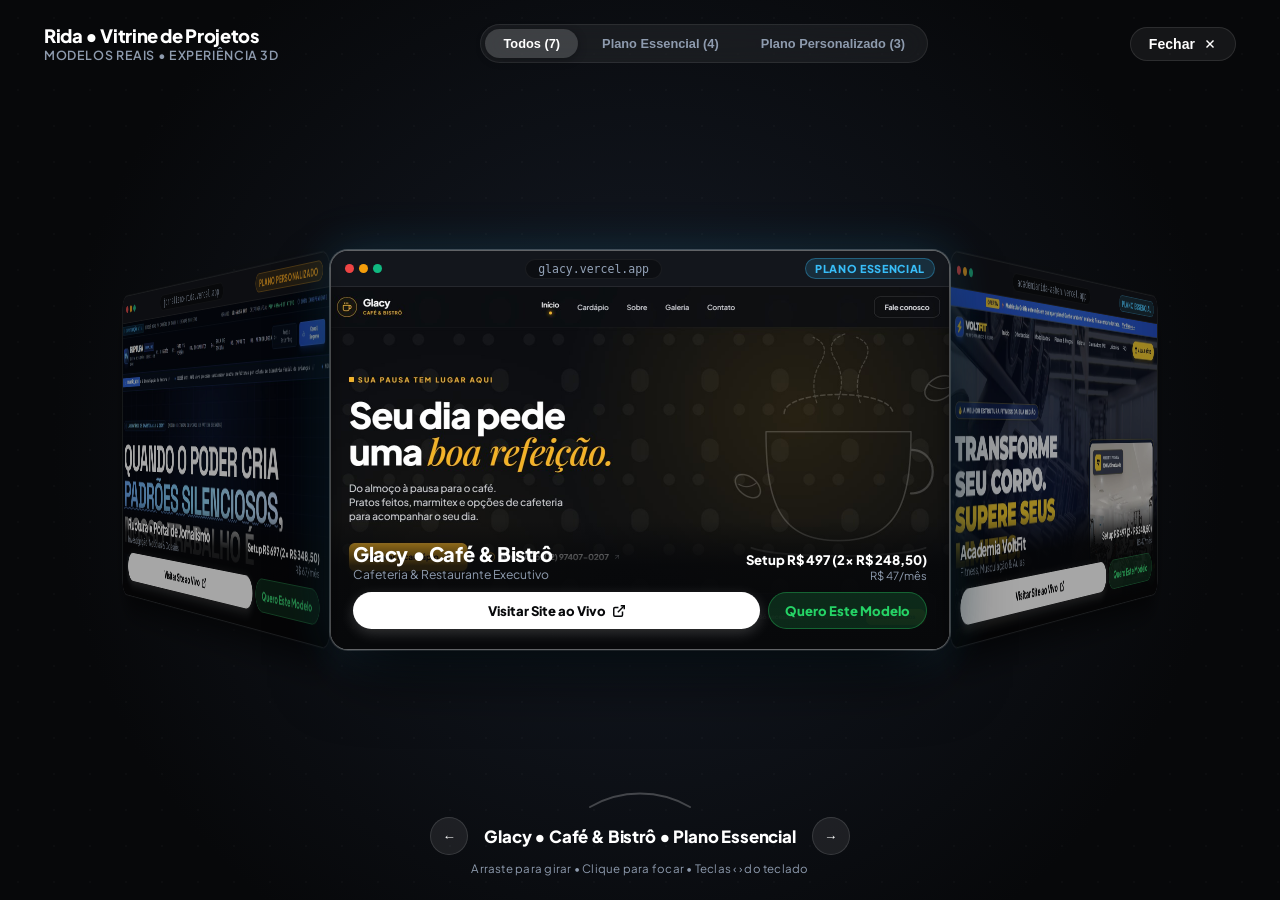
<file: scratch/test_mathias_gallery.html>
<!DOCTYPE html>
<html lang="pt-BR">
<head>
  <meta charset="UTF-8">
  <meta name="viewport" content="width=device-width, initial-scale=1.0">
  <title>Galeria 3D Estilo Mathias Adolfsson - Rida</title>
  <link rel="preconnect" href="https://fonts.googleapis.com">
  <link rel="preconnect" href="https://fonts.gstatic.com" crossorigin>
  <link href="https://fonts.googleapis.com/css2?family=Plus+Jakarta+Sans:wght@400;500;600;700;800;900&family=Space+Grotesk:wght@600;700&display=swap" rel="stylesheet">
  <style>
    :root {
      --bg-dark: #07080a;
      --bg-dark-card: #0f1218;
      --text-light: #F7F7F7;
      --text-dim: #8E9BAE;
      --accent-blue: #38BDF8;
      --accent-gold: #F59E0B;
      --navy-deep: #0F2942;
    }
    * {
      box-sizing: border-box;
      margin: 0;
      padding: 0;
    }
    body {
      background-color: var(--bg-dark);
      color: var(--text-light);
      font-family: 'Plus Jakarta Sans', sans-serif;
      overflow: hidden;
      width: 100vw;
      height: 100vh;
      user-select: none;
    }

    /* Mathias Adolfsson Cinematic Background */
    .mathias-backdrop {
      position: fixed;
      inset: 0;
      background: radial-gradient(circle at 50% 50%, #151b26 0%, #07080a 75%);
      pointer-events: none;
      z-index: 1;
    }
    .mathias-backdrop::after {
      content: '';
      position: absolute;
      inset: 0;
      background-image: radial-gradient(rgba(255, 255, 255, 0.05) 1px, transparent 1px);
      background-size: 36px 36px;
      opacity: 0.4;
    }

    /* Fixed Top Header (Mathias Style) */
    .mathias-header {
      position: fixed;
      top: 0;
      left: 0;
      right: 0;
      padding: 24px 44px;
      display: flex;
      justify-content: space-between;
      align-items: center;
      z-index: 50;
      pointer-events: auto;
    }
    .brand-group h1 {
      font-size: 1.15rem;
      font-weight: 800;
      letter-spacing: -0.02em;
      color: #FFFFFF;
    }
    .brand-group p {
      font-size: 0.78rem;
      color: var(--text-dim);
      letter-spacing: 0.05em;
      text-transform: uppercase;
      font-weight: 600;
    }

    /* Plan Filters */
    .filter-pills {
      display: flex;
      gap: 6px;
      background: rgba(255, 255, 255, 0.06);
      backdrop-filter: blur(16px);
      padding: 4px;
      border-radius: 100px;
      border: 1px solid rgba(255, 255, 255, 0.08);
    }
    .filter-btn {
      background: transparent;
      border: none;
      color: var(--text-dim);
      padding: 7px 18px;
      border-radius: 100px;
      font-size: 0.8rem;
      font-weight: 700;
      cursor: pointer;
      transition: all 0.25s ease;
    }
    .filter-btn:hover {
      color: #FFFFFF;
    }
    .filter-btn.active {
      background: rgba(255, 255, 255, 0.16);
      color: #FFFFFF;
      box-shadow: 0 2px 10px rgba(0, 0, 0, 0.3);
    }

    /* Close Button (Mathias Style) */
    .btn-close-gallery {
      background: rgba(255, 255, 255, 0.06);
      border: 1px solid rgba(255, 255, 255, 0.1);
      color: #FFFFFF;
      font-size: 0.88rem;
      font-weight: 700;
      cursor: pointer;
      display: flex;
      align-items: center;
      gap: 8px;
      padding: 8px 18px;
      border-radius: 100px;
      transition: all 0.25s ease;
    }
    .btn-close-gallery:hover {
      background: rgba(255, 255, 255, 0.16);
      transform: scale(1.04);
    }

    /* 3D Stage & Cylindrical Carousel */
    .stage-3d-wrapper {
      position: absolute;
      inset: 0;
      display: flex;
      align-items: center;
      justify-content: center;
      perspective: 1400px;
      perspective-origin: 50% 48%;
      z-index: 10;
      overflow: hidden;
      cursor: grab;
    }
    .stage-3d-wrapper:active {
      cursor: grabbing;
    }

    .carousel-cylinder {
      position: relative;
      width: 620px;
      height: 400px;
      transform-style: preserve-3d;
      transition: transform 0.65s cubic-bezier(0.16, 1, 0.3, 1);
    }
    .carousel-cylinder.dragging {
      transition: none;
    }

    /* 3D Curved Project Card */
    .project-card-3d {
      position: absolute;
      top: 0;
      left: 0;
      width: 100%;
      height: 100%;
      border-radius: 18px;
      overflow: hidden;
      background: #0d0f14;
      border: 1px solid rgba(255, 255, 255, 0.12);
      box-shadow: 
        0 20px 50px -10px rgba(0, 0, 0, 0.8),
        0 0 0 1px rgba(255, 255, 255, 0.05);
      transform-origin: 50% 50%;
      transition: filter 0.4s ease, border-color 0.4s ease, box-shadow 0.4s ease;
      backface-visibility: hidden;
    }
    .project-card-3d.is-active {
      border-color: rgba(255, 255, 255, 0.35);
      box-shadow: 
        0 30px 70px -15px rgba(0, 0, 0, 0.9),
        0 0 50px rgba(56, 189, 248, 0.18),
        0 0 0 1px rgba(255, 255, 255, 0.25);
    }

    /* Browser Mockup Top Bar */
    .card-browser-bar {
      height: 36px;
      background: #13161c;
      border-bottom: 1px solid rgba(255, 255, 255, 0.08);
      display: flex;
      align-items: center;
      justify-content: space-between;
      padding: 0 14px;
    }
    .browser-dots {
      display: flex;
      gap: 5px;
    }
    .browser-dot {
      width: 9px;
      height: 9px;
      border-radius: 50%;
    }
    .browser-dot:nth-child(1) { background: #EF4444; }
    .browser-dot:nth-child(2) { background: #F59E0B; }
    .browser-dot:nth-child(3) { background: #10B981; }

    .browser-url-pill {
      font-size: 0.72rem;
      font-family: monospace;
      color: #94A3B8;
      background: rgba(0, 0, 0, 0.35);
      padding: 2px 12px;
      border-radius: 100px;
      border: 1px solid rgba(255, 255, 255, 0.06);
      max-width: 260px;
      overflow: hidden;
      text-overflow: ellipsis;
      white-space: nowrap;
    }

    /* Plan Badge */
    .card-plan-tag {
      font-size: 0.68rem;
      font-weight: 800;
      text-transform: uppercase;
      letter-spacing: 0.06em;
      padding: 3px 9px;
      border-radius: 100px;
    }
    .plan-tag-essencial {
      background: rgba(56, 189, 248, 0.15);
      color: #38BDF8;
      border: 1px solid rgba(56, 189, 248, 0.35);
    }
    .plan-tag-personalizado {
      background: rgba(245, 158, 11, 0.15);
      color: #F59E0B;
      border: 1px solid rgba(245, 158, 11, 0.35);
    }

    /* Image Screen */
    .card-screen-wrap {
      width: 100%;
      height: calc(100% - 36px);
      position: relative;
      overflow: hidden;
      background: #000;
    }
    .card-screen-img {
      width: 100%;
      height: 100%;
      object-fit: cover;
      object-position: top center;
      display: block;
      transition: transform 0.6s ease;
    }
    .project-card-3d:hover .card-screen-img {
      transform: scale(1.03);
    }

    /* Floating Action Overlay */
    .card-info-overlay {
      position: absolute;
      inset: auto 0 0 0;
      padding: 20px 22px;
      background: linear-gradient(180deg, transparent 0%, rgba(7, 8, 10, 0.88) 35%, #07080a 95%);
      display: flex;
      flex-direction: column;
      gap: 10px;
    }
    .card-info-meta {
      display: flex;
      justify-content: space-between;
      align-items: flex-end;
    }
    .card-title-group h3 {
      font-size: 1.25rem;
      font-weight: 900;
      color: #FFFFFF;
      letter-spacing: -0.02em;
    }
    .card-title-group p {
      font-size: 0.76rem;
      color: var(--text-dim);
    }
    .card-price-info {
      text-align: right;
    }
    .card-price-badge {
      font-size: 0.82rem;
      font-weight: 800;
      color: #FFFFFF;
    }
    .card-price-sub {
      font-size: 0.7rem;
      color: var(--text-dim);
    }

    .card-actions-row {
      display: flex;
      gap: 8px;
    }
    .btn-card-visit {
      flex: 1;
      display: inline-flex;
      align-items: center;
      justify-content: center;
      gap: 6px;
      background: #FFFFFF;
      color: #07080a;
      text-decoration: none;
      padding: 9px 16px;
      border-radius: 100px;
      font-size: 0.82rem;
      font-weight: 800;
      box-shadow: 0 4px 14px rgba(255, 255, 255, 0.18);
      transition: all 0.25s ease;
    }
    .btn-card-visit:hover {
      background: #E2E8F0;
      transform: translateY(-2px);
    }
    .btn-card-whatsapp {
      display: inline-flex;
      align-items: center;
      justify-content: center;
      gap: 6px;
      background: rgba(37, 211, 102, 0.16);
      border: 1px solid rgba(37, 211, 102, 0.35);
      color: #25D366;
      text-decoration: none;
      padding: 9px 16px;
      border-radius: 100px;
      font-size: 0.82rem;
      font-weight: 800;
      transition: all 0.25s ease;
    }
    .btn-card-whatsapp:hover {
      background: #25D366;
      color: #000000;
      transform: translateY(-2px);
    }

    /* Fixed Bottom Section (Mathias Adolfsson Signature Arc & Title) */
    .mathias-bottom-bar {
      position: fixed;
      bottom: 24px;
      left: 0;
      right: 0;
      display: flex;
      flex-direction: column;
      align-items: center;
      z-index: 50;
      pointer-events: none;
    }
    .mathias-arc-svg {
      width: 108px;
      height: 22px;
      color: rgba(255, 255, 255, 0.5);
      margin-bottom: 6px;
    }
    .bottom-title-wrap {
      display: flex;
      align-items: center;
      gap: 16px;
      pointer-events: auto;
    }
    .nav-arrow-btn {
      width: 38px;
      height: 38px;
      border-radius: 50%;
      background: rgba(255, 255, 255, 0.08);
      border: 1px solid rgba(255, 255, 255, 0.12);
      color: #FFFFFF;
      display: flex;
      align-items: center;
      justify-content: center;
      cursor: pointer;
      transition: all 0.2s ease;
    }
    .nav-arrow-btn:hover {
      background: rgba(255, 255, 255, 0.2);
      transform: scale(1.08);
    }
    .bottom-project-title {
      font-size: 1.05rem;
      font-weight: 800;
      color: #FFFFFF;
      letter-spacing: -0.01em;
      min-width: 240px;
      text-align: center;
    }
    .bottom-hint {
      font-size: 0.72rem;
      color: var(--text-dim);
      margin-top: 6px;
      letter-spacing: 0.02em;
    }

    /* Responsive */
    @media (max-width: 768px) {
      .carousel-cylinder {
        width: 320px;
        height: 450px;
      }
      .mathias-header {
        padding: 16px 20px;
        flex-direction: column;
        gap: 12px;
      }
      .card-info-meta {
        flex-direction: column;
        align-items: flex-start;
        gap: 4px;
      }
      .card-price-info {
        text-align: left;
      }
    }
  </style>
</head>
<body>

  <div class="mathias-backdrop"></div>

  <!-- Header -->
  <header class="mathias-header">
    <div class="brand-group">
      <h1>Rida • Vitrine de Projetos</h1>
      <p>Modelos Reais • Experiência 3D</p>
    </div>

    <!-- Plan Filters -->
    <div class="filter-pills">
      <button class="filter-btn active" data-filter="all">Todos (7)</button>
      <button class="filter-btn" data-filter="essencial">Plano Essencial (4)</button>
      <button class="filter-btn" data-filter="personalizado">Plano Personalizado (3)</button>
    </div>

    <!-- Close Button -->
    <button class="btn-close-gallery" id="btnClose">
      <span>Fechar</span>
      <svg width="14" height="14" viewBox="0 0 24 24" fill="none" stroke="currentColor" stroke-width="2.5"><line x1="18" y1="6" x2="6" y2="18"></line><line x1="6" y1="6" x2="18" y2="18"></line></svg>
    </button>
  </header>

  <!-- 3D Stage -->
  <main class="stage-3d-wrapper" id="stageWrapper">
    <div class="carousel-cylinder" id="cylinder"></div>
  </main>

  <!-- Bottom Bar (Mathias Arc & Project Title) -->
  <footer class="mathias-bottom-bar">
    <svg class="mathias-arc-svg" viewBox="0 0 108 22" fill="none">
      <path d="M 4 18 A 100 100 0 0 1 104 18" stroke="currentColor" stroke-opacity="0.45" stroke-width="2" stroke-linecap="round"></path>
    </svg>
    <div class="bottom-title-wrap">
      <button class="nav-arrow-btn" id="btnPrev" aria-label="Anterior">←</button>
      <div class="bottom-project-title" id="bottomTitle">Carregando...</div>
      <button class="nav-arrow-btn" id="btnNext" aria-label="Próximo">→</button>
    </div>
    <div class="bottom-hint">Arraste para girar • Clique para focar • Teclas ‹ › do teclado</div>
  </footer>

  <script>
    const projects = [
      {
        id: 'glacy',
        name: 'Glacy • Café & Bistrô',
        niche: 'Cafeteria & Restaurante Executivo',
        plan: 'essencial',
        planLabel: 'Plano Essencial',
        price: 'Setup R$ 497 (2x R$ 248,50)',
        monthly: 'R$ 47/mês',
        url: 'https://glacy.vercel.app/',
        displayUrl: 'glacy.vercel.app',
        image: '/assets/images/gallery/site-glacy.jpg'
      },
      {
        id: 'academia',
        name: 'Academia VoltFit',
        niche: 'Fitness, Musculação & Aulas',
        plan: 'essencial',
        planLabel: 'Plano Essencial',
        price: 'Setup R$ 497 (2x R$ 248,50)',
        monthly: 'R$ 47/mês',
        url: 'https://academiarida-ashen.vercel.app/',
        displayUrl: 'academiarida-ashen.vercel.app',
        image: '/assets/images/gallery/site-academia.jpg'
      },
      {
        id: 'salao',
        name: 'Aura & Blush • Atelier de Beleza',
        niche: 'Salão de Beleza, Spa & Estética',
        plan: 'essencial',
        planLabel: 'Plano Essencial',
        price: 'Setup R$ 497 (2x R$ 248,50)',
        monthly: 'R$ 47/mês',
        url: 'https://salaorida.vercel.app/#inicio',
        displayUrl: 'salaorida.vercel.app',
        image: '/assets/images/gallery/site-salao.jpg'
      },
      {
        id: 'petshop',
        name: 'Dálmata Pet Spa & Boutique',
        niche: 'Pet Shop, Banho, Tosa & Veterinária',
        plan: 'essencial',
        planLabel: 'Plano Essencial',
        price: 'Setup R$ 497 (2x R$ 248,50)',
        monthly: 'R$ 47/mês',
        url: 'https://petshoprida.vercel.app/',
        displayUrl: 'petshoprida.vercel.app',
        image: '/assets/images/gallery/site-petshop.jpg'
      },
      {
        id: 'doceria',
        name: 'Doralice Confeitaria & Café',
        niche: 'Doceria Gourmet & Confeitaria Fina',
        plan: 'personalizado',
        planLabel: 'Plano Personalizado',
        price: 'Setup R$ 697 (2x R$ 348,50)',
        monthly: 'R$ 67/mês',
        url: 'https://doceriarida.vercel.app/',
        displayUrl: 'doceriarida.vercel.app',
        image: '/assets/images/gallery/site-doceria.jpg'
      },
      {
        id: 'padaria',
        name: 'Padaria Prestígio 1986',
        niche: 'Panificação Tradicional & Fornadas',
        plan: 'personalizado',
        planLabel: 'Plano Personalizado',
        price: 'Setup R$ 697 (2x R$ 348,50)',
        monthly: 'R$ 67/mês',
        url: 'https://padaria-prestigio.vercel.app/',
        displayUrl: 'padaria-prestigio.vercel.app',
        image: '/assets/images/gallery/site-padaria.jpg'
      },
      {
        id: 'jornalismo',
        name: 'Ruptura • Portal de Jornalismo',
        niche: 'Investigação, Notícias & Dossiês',
        plan: 'personalizado',
        planLabel: 'Plano Personalizado',
        price: 'Setup R$ 697 (2x R$ 348,50)',
        monthly: 'R$ 67/mês',
        url: 'https://jornalismo-rida.vercel.app/',
        displayUrl: 'jornalismo-rida.vercel.app',
        image: '/assets/images/gallery/site-jornalismo.jpg'
      }
    ];

    let currentFilter = 'all';
    let filteredProjects = [...projects];
    let currentIndex = 0;
    let cylinderRadius = 780;

    const cylinder = document.getElementById('cylinder');
    const bottomTitle = document.getElementById('bottomTitle');
    const stageWrapper = document.getElementById('stageWrapper');

    function calculateRadius() {
      const cardWidth = window.innerWidth <= 768 ? 320 : 620;
      const count = Math.max(filteredProjects.length, 4);
      // Formula for cylinder radius where cards touch along the circle
      const angle = (Math.PI * 2) / count;
      cylinderRadius = Math.round((cardWidth / 2) / Math.tan(angle / 2));
      // Clamp reasonable bounds
      if (cylinderRadius < 450) cylinderRadius = 450;
    }

    function renderCylinder() {
      cylinder.innerHTML = '';
      const count = filteredProjects.length;
      if (count === 0) return;

      calculateRadius();
      const angleStep = 360 / count;

      filteredProjects.forEach((p, idx) => {
        const cardAngle = idx * angleStep;
        const card = document.createElement('article');
        card.className = `project-card-3d ${idx === currentIndex ? 'is-active' : ''}`;
        card.dataset.index = idx;
        card.style.transform = `rotateY(${cardAngle}deg) translateZ(${cylinderRadius}px)`;

        const planBadgeClass = p.plan === 'essencial' ? 'plan-tag-essencial' : 'plan-tag-personalizado';
        const waText = encodeURIComponent(`Olá Davi e Ricardo! Gostaria de um site no estilo do projeto ${p.name} (${p.planLabel}).`);

        card.innerHTML = `
          <div class="card-browser-bar">
            <div class="browser-dots">
              <span class="browser-dot"></span>
              <span class="browser-dot"></span>
              <span class="browser-dot"></span>
            </div>
            <div class="browser-url-pill">${p.displayUrl}</div>
            <span class="card-plan-tag ${planBadgeClass}">${p.planLabel}</span>
          </div>
          <div class="card-screen-wrap">
            <img src="${p.image}" alt="${p.name}" class="card-screen-img" loading="lazy">
            <div class="card-info-overlay">
              <div class="card-info-meta">
                <div class="card-title-group">
                  <h3>${p.name}</h3>
                  <p>${p.niche}</p>
                </div>
                <div class="card-price-info">
                  <div class="card-price-badge">${p.price}</div>
                  <div class="card-price-sub">${p.monthly}</div>
                </div>
              </div>
              <div class="card-actions-row">
                <a href="${p.url}" target="_blank" rel="noopener noreferrer" class="btn-card-visit">
                  <span>Visitar Site ao Vivo</span>
                  <svg width="14" height="14" viewBox="0 0 24 24" fill="none" stroke="currentColor" stroke-width="2.5"><path d="M18 13v6a2 2 0 0 1-2 2H5a2 2 0 0 1-2-2V8a2 2 0 0 1 2-2h6"></path><polyline points="15 3 21 3 21 9"></polyline><line x1="10" y1="14" x2="21" y2="3"></line></svg>
                </a>
                <a href="https://wa.me/5512974070207?text=${waText}" target="_blank" rel="noopener noreferrer" class="btn-card-whatsapp">
                  <span>Quero Este Modelo</span>
                </a>
              </div>
            </div>
          </div>
        `;

        card.addEventListener('click', (e) => {
          if (e.target.closest('a')) return;
          if (idx !== currentIndex) {
            goToIndex(idx);
          }
        });

        cylinder.appendChild(card);
      });

      updateCylinderPosition();
    }

    function updateCylinderPosition() {
      const count = filteredProjects.length;
      if (count === 0) return;
      const angleStep = 360 / count;
      const targetRotation = -currentIndex * angleStep;

      // Notice: translateZ(-cylinderRadius) keeps the active card centered in screen space!
      cylinder.style.transform = `translateZ(-${cylinderRadius}px) rotateY(${targetRotation}deg)`;

      // Depth shading for realism
      const cards = cylinder.querySelectorAll('.project-card-3d');
      cards.forEach((card, idx) => {
        let diff = Math.abs(idx - currentIndex);
        if (diff > count / 2) diff = count - diff;

        if (diff === 0) {
          card.classList.add('is-active');
          card.style.filter = 'brightness(1) saturate(1)';
          card.style.pointerEvents = 'auto';
        } else {
          card.classList.remove('is-active');
          const brightness = Math.max(0.3, 1 - diff * 0.35);
          card.style.filter = `brightness(${brightness}) saturate(0.85)`;
          card.style.pointerEvents = 'auto';
        }
      });

      const activeProject = filteredProjects[currentIndex];
      if (activeProject) {
        bottomTitle.textContent = `${activeProject.name} • ${activeProject.planLabel}`;
      }
    }

    function goToIndex(idx) {
      const count = filteredProjects.length;
      if (count === 0) return;
      currentIndex = (idx + count) % count;
      updateCylinderPosition();
    }

    document.getElementById('btnPrev').addEventListener('click', () => goToIndex(currentIndex - 1));
    document.getElementById('btnNext').addEventListener('click', () => goToIndex(currentIndex + 1));

    // Keyboard navigation
    window.addEventListener('keydown', (e) => {
      if (e.key === 'ArrowLeft') goToIndex(currentIndex - 1);
      if (e.key === 'ArrowRight') goToIndex(currentIndex + 1);
    });

    // Drag / Touch physics
    let isDragging = false;
    let startX = 0;
    let dragDistance = 0;

    stageWrapper.addEventListener('pointerdown', (e) => {
      if (e.target.closest('a') || e.target.closest('button')) return;
      isDragging = true;
      startX = e.clientX;
      dragDistance = 0;
      cylinder.classList.add('dragging');
      stageWrapper.setPointerCapture(e.pointerId);
    });

    stageWrapper.addEventListener('pointermove', (e) => {
      if (!isDragging) return;
      const delta = e.clientX - startX;
      dragDistance = delta;
      const count = filteredProjects.length;
      const angleStep = 360 / count;
      const currentRot = -currentIndex * angleStep;
      const dragAngle = delta * 0.15;
      cylinder.style.transform = `translateZ(-${cylinderRadius}px) rotateY(${currentRot + dragAngle}deg)`;
    });

    stageWrapper.addEventListener('pointerup', (e) => {
      if (!isDragging) return;
      isDragging = false;
      cylinder.classList.remove('dragging');
      if (Math.abs(dragDistance) > 40) {
        if (dragDistance < 0) goToIndex(currentIndex + 1);
        else goToIndex(currentIndex - 1);
      } else {
        updateCylinderPosition();
      }
    });

    // Plan Filter Buttons
    document.querySelectorAll('.filter-btn').forEach(btn => {
      btn.addEventListener('click', () => {
        document.querySelectorAll('.filter-btn').forEach(b => b.classList.remove('active'));
        btn.classList.add('active');
        currentFilter = btn.dataset.filter;

        if (currentFilter === 'all') {
          filteredProjects = [...projects];
        } else {
          filteredProjects = projects.filter(p => p.plan === currentFilter);
        }
        currentIndex = 0;
        renderCylinder();
      });
    });

    window.addEventListener('resize', () => {
      calculateRadius();
      renderCylinder();
    });

    // Init
    renderCylinder();
  </script>
</body>
</html>
</file>
